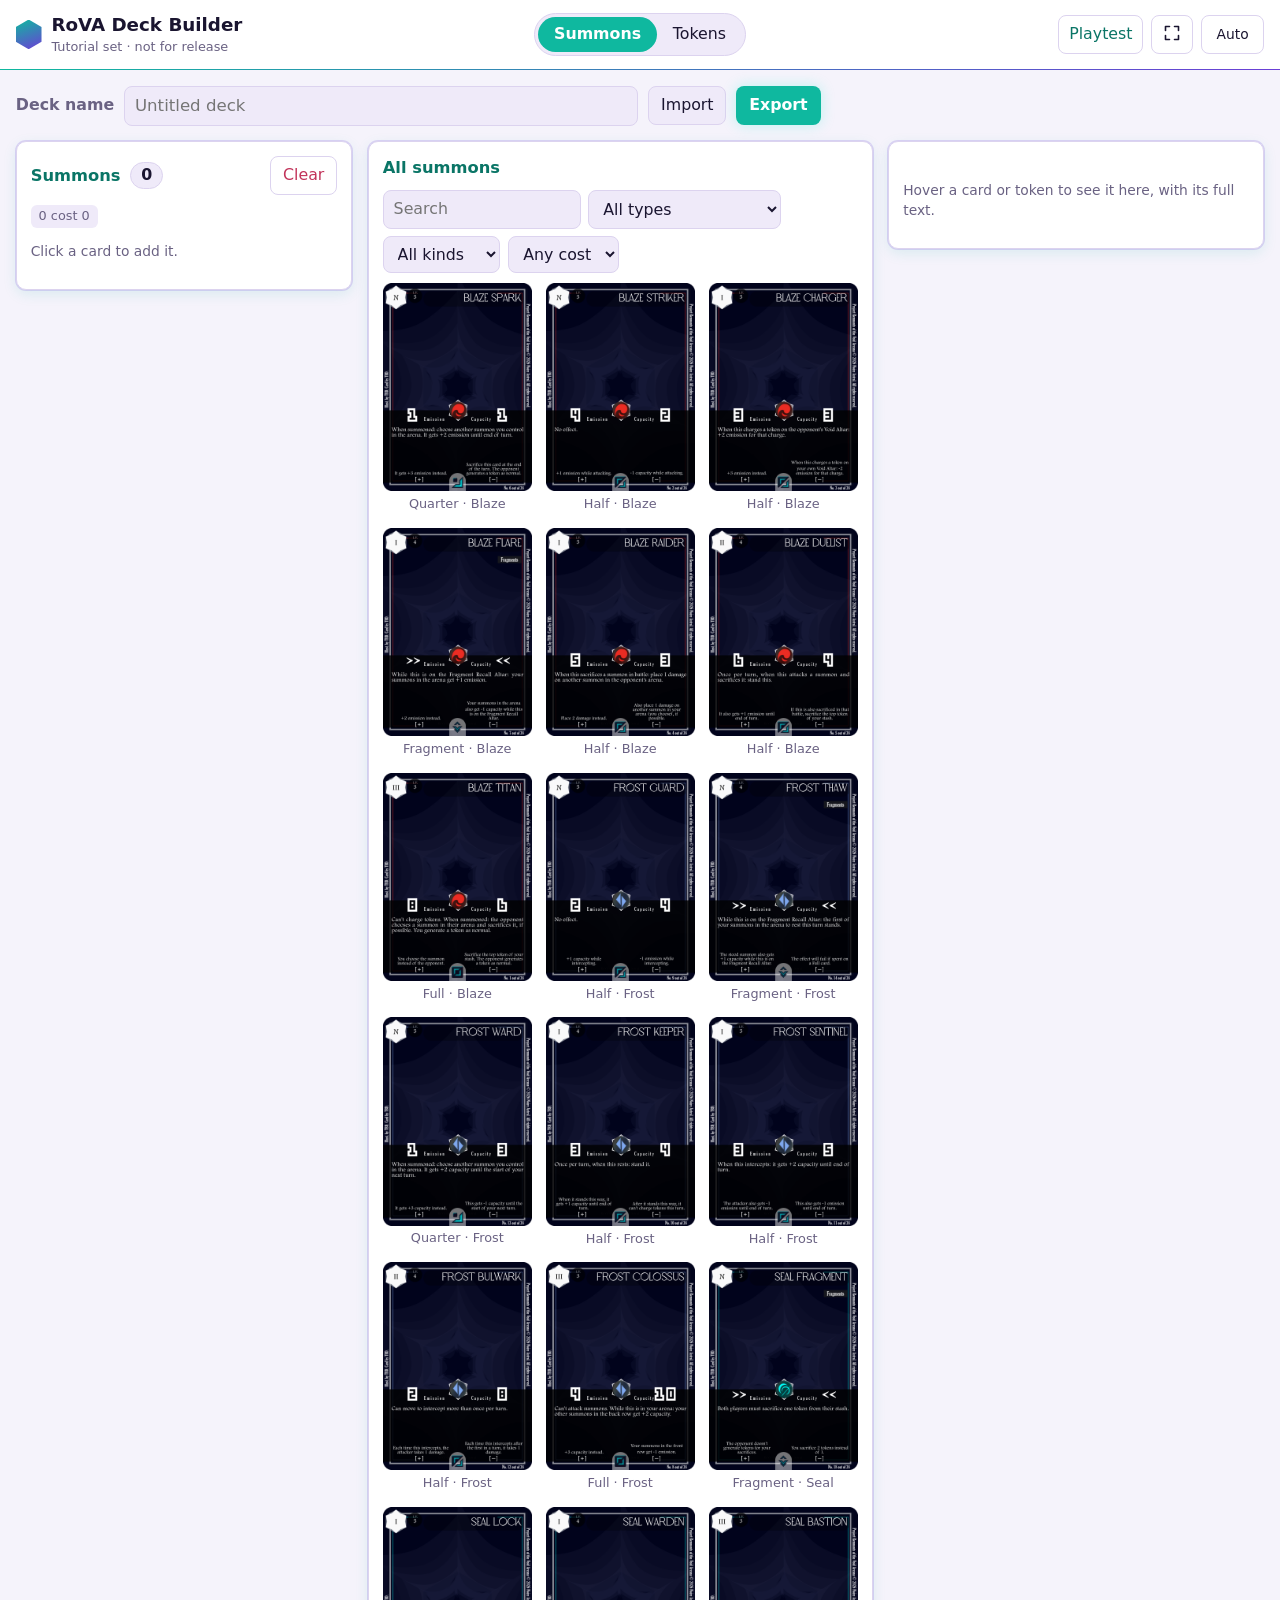
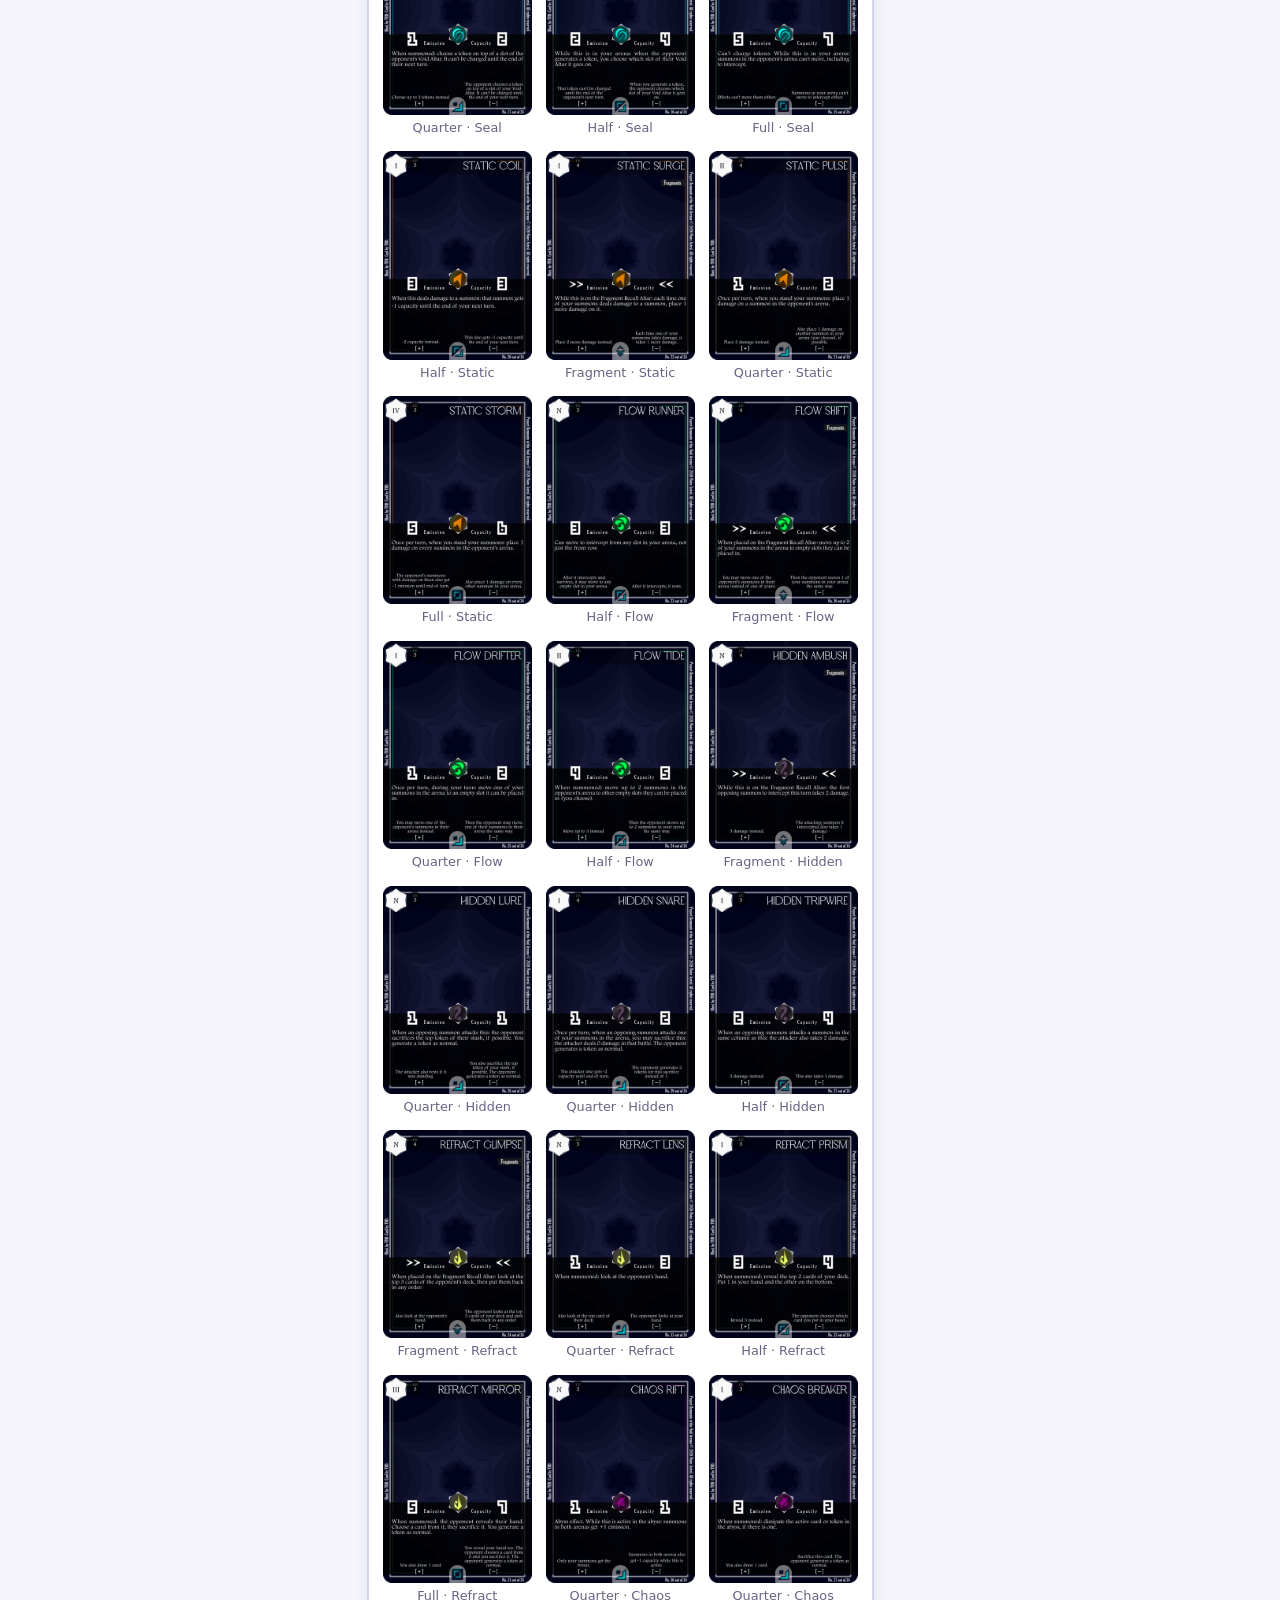
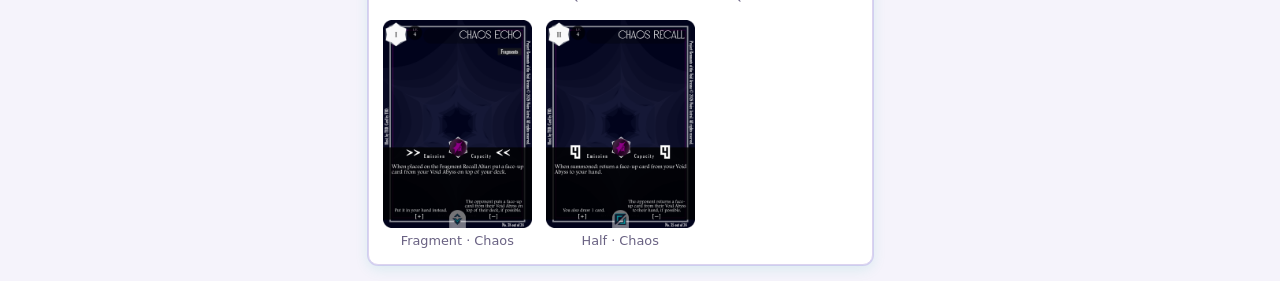
<file: index.html>
<!doctype html>
<html lang="en" class="fluid">
<head>
<meta charset="utf-8">
<meta name="viewport" content="width=device-width, initial-scale=1">
<meta name="theme-color" content="#07070b">
<link rel="manifest" href="manifest.webmanifest">
<link rel="icon" href="icons/icon-192.png" sizes="192x192">
<link rel="apple-touch-icon" href="icons/icon-192.png">
<title>RoVA Deck Builder</title>
<script>try{var t=localStorage.getItem("rova-theme");if(t==="light"||t==="dark")document.documentElement.dataset.theme=t;}catch(e){}</script>
<link rel="stylesheet" href="style.css?v=19">
</head>
<body class="builder">
<header class="topbar three">
  <div class="brand">
    <span class="brand-mark" aria-hidden="true"></span>
    <div>
      <h1>RoVA Deck Builder</h1>
      <p class="sub">Tutorial set · not for release</p>
    </div>
  </div>
  <div class="mode-switch" role="tablist" aria-label="Builder mode">
    <button role="tab" id="tab-summons" aria-selected="true" data-mode="summons">Summons</button>
    <button role="tab" id="tab-tokens" aria-selected="false" data-mode="tokens">Tokens</button>
  </div>
  <div class="top-actions">
    <a class="btn-link" href="sim.html">Playtest</a>
    <button id="btn-full" class="ghost" aria-pressed="false" aria-label="Full screen" title="Full screen" hidden><svg class="fs-ico" viewBox="0 0 16 16" width="16" height="16" aria-hidden="true" focusable="false"><path d="M1.5 5.5v-4h4M10.5 1.5h4v4M14.5 10.5v4h-4M5.5 14.5h-4v-4" fill="none" stroke="currentColor" stroke-width="1.6" stroke-linecap="round" stroke-linejoin="round"/></svg><span class="fs-txt">Full screen</span></button>
    <button id="btn-theme" class="ghost" aria-label="Theme: auto" title="Theme: auto">Auto</button>
  </div>
</header>

<main class="layout">
  <div class="deckbar">
    <label for="deck-name">Deck name</label>
    <input id="deck-name" type="text" placeholder="Untitled deck" maxlength="60">
    <button id="btn-import-open">Import</button>
    <button id="btn-export" class="primary">Export</button>
  </div>
  <div class="deck-side">
    <!-- LEFT: chosen list -->
    <section class="panel chosen" aria-labelledby="chosen-title">
      <div class="panel-head">
        <h2 id="chosen-title">Deck</h2>
        <span id="chosen-total" class="count-pill">0</span>
        <button id="btn-clear" class="ghost danger">Clear</button>
      </div>
      <div id="chosen-stats" class="stats"></div>
      <div id="chosen-list" class="chosen-list"></div>
      <p id="chosen-empty" class="empty">Click a card to add it.</p>
    </section>

    <!-- preview and full card text (right column on desktop, under the deck on tablets) -->
    <aside class="panel detail" id="detail" aria-live="polite">
      <div class="detail-img"><img id="detail-img" alt=""></div>
      <div id="detail-text" class="detail-text"><p class="empty">Hover a card or token to see it here, with its full text.</p></div>
    </aside>
  </div>

  <!-- RIGHT: available pool -->
  <section class="panel pool" aria-labelledby="pool-title">
    <div class="panel-head">
      <h2 id="pool-title">Available</h2>
      <div class="filters">
        <input id="search" type="search" placeholder="Search" aria-label="Search">
        <select id="f-arcana" aria-label="Arcana Type"><option value="">All types</option></select>
        <select id="f-kind" aria-label="Card type"><option value="">All kinds</option></select>
        <select id="f-cost" aria-label="Cost"><option value="">Any cost</option></select>
      </div>
    </div>
    <div id="pool-grid" class="grid"></div>
  </section>

</main>



<!-- Export dialog -->
<dialog id="export-dialog">
  <form method="dialog" class="dlg">
    <h2>Export</h2>
    <p class="hint">Copy or print. For a PDF, choose "Save as PDF" when printing.</p>
    <textarea id="export-text" rows="16" readonly></textarea>
    <div class="dlg-actions">
      <button type="button" id="btn-copy" class="primary">Copy list</button>
      <button type="button" id="btn-print-list">Print list</button>
      <button type="button" id="btn-print-proxies">Print proxies</button>
      <button value="close" class="ghost">Close</button>
    </div>
  </form>
</dialog>

<!-- Import dialog -->
<dialog id="import-dialog">
  <form method="dialog" class="dlg">
    <h2>Import</h2>
    <p class="hint">Paste an exported decklist. It replaces the current deck.</p>
    <textarea id="import-text" rows="16"></textarea>
    <div class="dlg-actions">
      <button type="button" id="btn-import" class="primary">Load</button>
      <button value="close" class="ghost">Close</button>
      <span id="import-msg" class="hint"></span>
    </div>
  </form>
</dialog>

<div id="toast" class="toast" role="status" aria-live="polite"></div>

<!-- Print areas -->
<div id="print-list" class="print-only"></div>
<div id="print-proxies" class="print-only"></div>

<script src="app.js?v=17"></script>
<script src="fullscreen.js?v=2"></script>
</body>
</html>
</file>
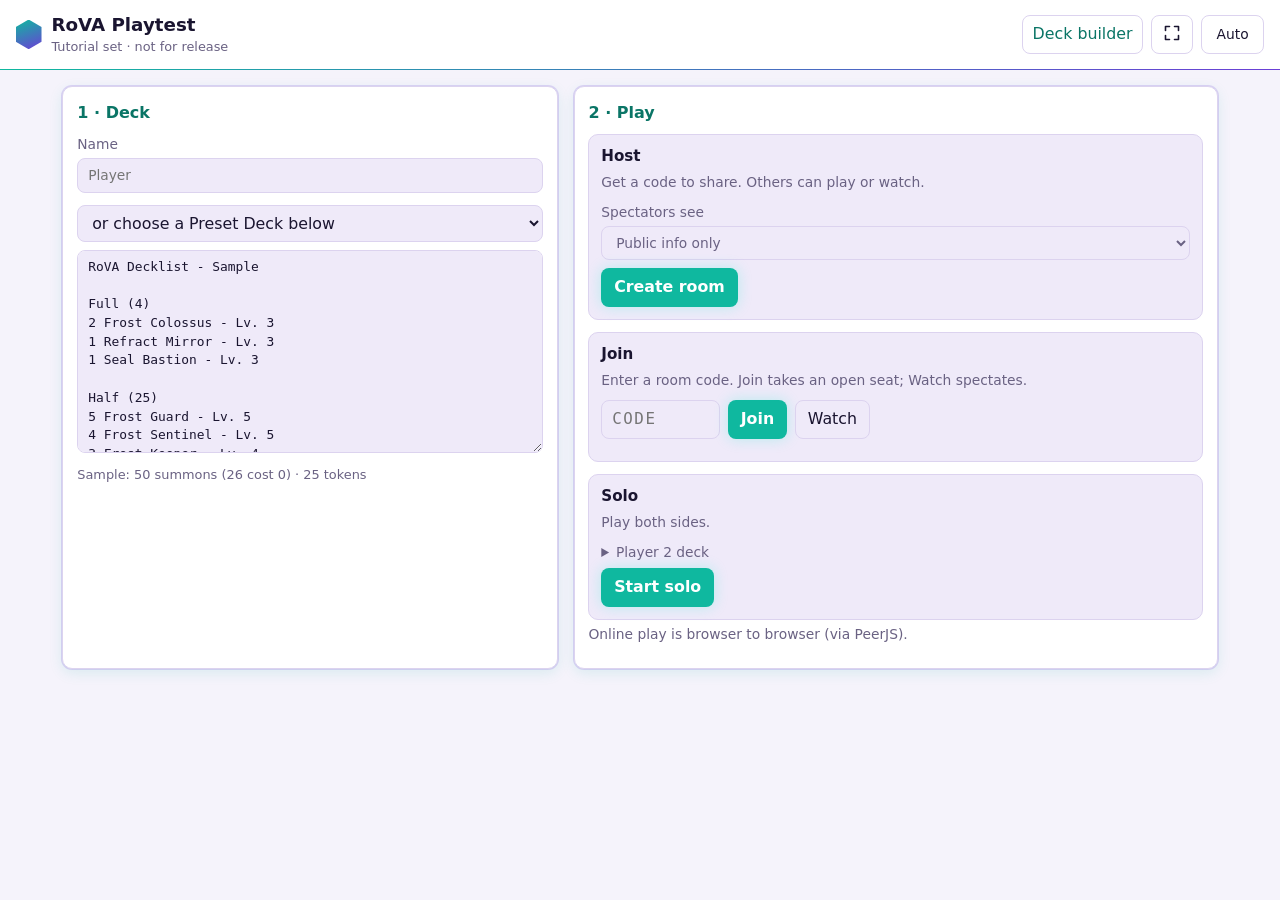
<file: sim.html>
<!doctype html>
<html lang="en" class="fluid">
<head>
<meta charset="utf-8">
<meta name="viewport" content="width=device-width, initial-scale=1">
<meta name="theme-color" content="#07070b">
<link rel="manifest" href="manifest.webmanifest">
<link rel="icon" href="icons/icon-192.png" sizes="192x192">
<link rel="apple-touch-icon" href="icons/icon-192.png">
<title>RoVA Playtest</title>
<script>try{var t=localStorage.getItem("rova-theme");if(t==="light"||t==="dark")document.documentElement.dataset.theme=t;}catch(e){}</script>
<link rel="stylesheet" href="style.css?v=19">
<link rel="stylesheet" href="sim.css?v=17">
</head>
<body class="sim">
<header class="topbar">
  <div class="brand">
    <span class="brand-mark" aria-hidden="true"></span>
    <div>
      <h1>RoVA Playtest</h1>
      <p class="sub">Tutorial set · not for release</p>
    </div>
  </div>
  <span id="net-status" class="pill" hidden></span>
  <div class="top-actions">
    <button id="btn-leave" class="danger-ghost leave" title="Leave the room and go back to the lobby" hidden>Leave</button>
    <a class="btn-link" href="index.html">Deck builder</a>
    <button id="btn-full" class="ghost" aria-pressed="false" aria-label="Full screen" title="Full screen" hidden><svg class="fs-ico" viewBox="0 0 16 16" width="16" height="16" aria-hidden="true" focusable="false"><path d="M1.5 5.5v-4h4M10.5 1.5h4v4M14.5 10.5v4h-4M5.5 14.5h-4v-4" fill="none" stroke="currentColor" stroke-width="1.6" stroke-linecap="round" stroke-linejoin="round"/></svg><span class="fs-txt">Full screen</span></button>
    <button id="btn-theme" class="ghost" aria-label="Theme: auto" title="Theme: auto">Auto</button>
  </div>
</header>

<!-- LOBBY -->
<main id="lobby" class="lobby">
  <section class="panel">
    <h2>1 · Deck</h2>
    <label class="field">Name <input id="my-name" type="text" maxlength="24" placeholder="Player"></label>
    <div class="deck-pick" id="deck-pick-0"></div>
  </section>

  <section class="panel" id="play-panel">
    <h2>2 · Play</h2>
    <div class="play-modes">
      <div class="mode-card">
        <h3>Host</h3>
        <p class="hint">Get a code to share. Others can play or watch.</p>
        <label class="field inline">Spectators see
          <select id="spec-view"><option value="public">Public info only</option><option value="full">Everything (hands, peeks)</option></select></label>
        <button id="btn-host" class="primary">Create room</button>
      </div>
      <div class="mode-card">
        <h3>Join</h3>
        <p class="hint">Enter a room code. Join takes an open seat; Watch spectates.</p>
        <div class="row-inline"><input id="join-code" type="text" maxlength="6" placeholder="CODE" aria-label="Room code"><button id="btn-join" class="primary">Join</button><button id="btn-watch">Watch</button></div>
        <p id="join-msg" class="hint"></p>
      </div>
      <div class="mode-card">
        <h3>Solo</h3>
        <p class="hint">Play both sides.</p>
        <details><summary>Player 2 deck</summary><div class="deck-pick" id="deck-pick-1"></div></details>
        <button id="btn-solo" class="primary">Start solo</button>
      </div>
    </div>
    <p class="hint small">Online play is browser to browser (via PeerJS).</p>
  </section>

  <!-- waiting room (online), shown instead of "2 · Play" -->
  <section class="panel room" id="room-panel" hidden>
    <h2>2 · Room <strong id="room-code2" class="code">······</strong> <button id="btn-copy-code" class="ghost">Copy code</button> <button id="btn-copy-link" class="ghost" title="Anyone opening this link joins as a spectator">Copy watch link</button></h2>
    <p id="room-status" class="hint"></p>
    <h3>Players</h3>
    <ul id="room-seats" class="seats"></ul>
    <h3>Spectators</h3>
    <ul id="room-specs" class="specs"></ul>
    <div id="room-host">
      <label class="field inline">Spectators see
        <select id="room-view"><option value="public">Public info only</option><option value="full">Everything (hands, peeks)</option></select></label>
      <button id="btn-start-online" class="primary" disabled>Start game</button>
    </div>
    <p id="room-view-guest" class="hint small"></p>
    <h3>Chat</h3>
    <ol id="room-chat" class="chat room-chat"></ol>
    <form id="room-say-form" class="say"><input id="room-say" type="text" maxlength="300" placeholder="Message" aria-label="Chat message" autocomplete="off"><button class="primary">Send</button></form>
  </section>
</main>

<!-- GAME -->
<main id="game" class="game" hidden>
  <aside class="controls panel">
    <div id="pv" class="pv" aria-live="polite"><img id="pv-img" alt=""><p class="pv-hint">Hover a card or token to see it here.</p></div>
    <div id="turnbox" class="turninfo"></div>
    <div id="banner" class="banner" hidden></div>
    <div id="ctrlbox"></div>
  </aside>
  <div class="board-wrap">
    <div id="opp-hand" class="hand opp-hand"></div>
    <div id="side-opp" class="side opp"></div>
    <div id="centre" class="centre"></div>
    <div id="side-me" class="side me"></div>
    <div id="my-hand" class="hand my-hand"></div>
  </div>
  <aside class="sidepanel">
    <section class="logbox panel">
      <div class="panel-head"><h2>Match log</h2><span class="hint small">turn · step</span></div>
      <ol id="log" class="log"></ol>
    </section>
    <section class="chatbox panel">
      <div class="panel-head"><h2>Chat</h2></div>
      <ol id="chat" class="chat"></ol>
      <form id="say-form" class="say"><input id="say" type="text" maxlength="300" placeholder="Message" aria-label="Chat message" autocomplete="off"><button class="primary">Send</button></form>
    </section>
    <section id="roombtns" class="roombtns" hidden></section>
  </aside>
</main>

<div id="menu" class="menu" hidden></div>
<div id="overlay" class="overlay" hidden><div class="overlay-box panel" id="overlay-box"></div></div>
<div id="preview" class="preview" hidden><img id="preview-img" alt=""></div>
<div id="alert" class="alert-wrap" role="alertdialog" aria-modal="true" aria-labelledby="alert-title" hidden>
  <div class="alert-box panel">
    <h2 id="alert-title">Vote mismatch</h2>
    <p id="alert-text"></p>
    <div class="dlg-actions"><button id="alert-ok" class="primary">OK</button></div>
  </div>
</div>
<div id="gameover" class="alert-wrap" role="alertdialog" aria-modal="true" aria-labelledby="go-title" hidden>
  <div class="alert-box panel go">
    <h2 id="go-title">Game over</h2>
    <p id="go-text"></p>
    <div id="go-actions" class="dlg-actions"></div>
  </div>
</div>
<div id="toast" class="toast" role="status" aria-live="polite"></div>

<script src="vendor/peerjs-1.5.5.min.js"></script>
<script src="sim.js?v=26"></script>
<script src="fullscreen.js?v=2"></script>
</body>
</html>
</file>
<file: style.css>
:root {
  --bg: #07070b; --panel: #120f1c; --panel-2: #1c1730; --line: #30284d;
  --text: #ece8f5; --muted: #a49cbc;
  --accent: #19f5d2; --accent-ink: #19f5d2; --on-accent: #03201b; --accent-2: #9b5cff;
  --danger: #ff6b8a; --glow: 0 0 0 1px rgba(25,245,210,.25), 0 0 18px rgba(155,92,255,.18);
  color-scheme: dark;
  --radius: 10px;
  --blaze: #ef8a6a; --frost: #79b4e2; --seal: #39e06a; --static: #c98b4a;
  --flow: #4cc9b0; --hidden: #a3abb5; --refract: #f0dc6a; --chaos: #a77ce0;
}
:root[data-theme="light"] {
  --bg: #f5f3fb; --panel: #ffffff; --panel-2: #efeaf9; --line: #dcd3ef;
  --text: #1a1530; --muted: #6a6283;
  --accent: #0fb89f; --accent-ink: #0a7566; --on-accent: #ffffff; --accent-2: #6b3fd6;
  --danger: #c2335a; --glow: 0 0 0 1px rgba(107,63,214,.18), 0 4px 14px rgba(15,184,159,.12);
  color-scheme: light;
}
@media (prefers-color-scheme: light) {
  :root:not([data-theme="dark"]) {
  --bg: #f5f3fb; --panel: #ffffff; --panel-2: #efeaf9; --line: #dcd3ef;
  --text: #1a1530; --muted: #6a6283;
  --accent: #0fb89f; --accent-ink: #0a7566; --on-accent: #ffffff; --accent-2: #6b3fd6;
  --danger: #c2335a; --glow: 0 0 0 1px rgba(107,63,214,.18), 0 4px 14px rgba(15,184,159,.12);
  color-scheme: light;
  }
}

* { box-sizing: border-box; }
html, body { margin: 0; }
body {
  background: var(--bg); color: var(--text);
  font: 1.125rem/1.45 system-ui, -apple-system, "Segoe UI", Roboto, sans-serif;
  min-height: 100vh;
}
button, input, select, textarea { font: inherit; color: inherit; }
button {
  background: var(--panel-2); border: 1px solid var(--line); border-radius: 8px;
  padding: 0.4375rem 0.75rem; cursor: pointer;
}
button:hover { border-color: var(--accent-2); }
button.primary { background: var(--accent); color: var(--on-accent); border-color: transparent; font-weight: 600; box-shadow: 0 0 14px rgba(25,245,210,.25); }
button.ghost { background: transparent; }
button.danger { color: var(--danger); }
button.danger.armed { background: var(--danger); color: #fff; border-color: transparent; }
input, select, textarea {
  background: var(--panel-2); border: 1px solid var(--line); border-radius: 8px; padding: 0.4375rem 0.625rem;
}
:focus-visible { outline: 2px solid var(--accent); outline-offset: 2px; }

/* top bar */
.topbar {
  display: flex; align-items: center; gap: 1rem; flex-wrap: wrap;
  padding: 0.75rem 1rem; border-bottom: 1px solid transparent; background: linear-gradient(var(--panel), var(--panel)) padding-box, linear-gradient(90deg, var(--accent), var(--accent-2)) border-box;
  position: sticky; top: 0; z-index: 5;
}
.brand { display: flex; align-items: center; gap: 0.625rem; margin-right: auto; }
.brand-mark { width: 1.625rem; height: 1.875rem; background: linear-gradient(160deg, var(--accent), var(--accent-2));
  clip-path: polygon(50% 0, 100% 25%, 100% 75%, 50% 100%, 0 75%, 0 25%); }
.brand h1 { font-size: 1.28125rem; margin: 0; }
.brand .sub { margin: 0; font-size: 0.90625rem; color: var(--muted); }
.mode-switch { display: flex; background: var(--panel-2); border: 1px solid var(--line); border-radius: 999px; padding: 0.1875rem; }
.mode-switch button { border: 0; border-radius: 999px; background: transparent; padding: 0.375rem 1rem; }
.mode-switch button[aria-selected="true"] { background: var(--accent); color: var(--on-accent); font-weight: 600; }
.top-actions { display: flex; gap: 0.5rem; }
/* deck builder: brand left, mode switch centred, links top right */
.topbar.three { display: grid; grid-template-columns: 1fr auto 1fr; }
.topbar.three .brand { margin-right: 0; justify-self: start; }
.topbar.three .top-actions { justify-self: end; }
.deckbar { grid-column: 1 / -1; display: flex; align-items: center; gap: 0.625rem; }
.deckbar label { font-weight: 600; color: var(--muted); white-space: nowrap; }
#deck-name { flex: 1; min-width: 0; max-width: 32.5rem; font-size: 1.05em; }

/* layout */
.layout {
  display: grid; grid-template-columns: minmax(16.25rem, 21.25rem) minmax(0, 1fr) minmax(18.75rem, 23.75rem); gap: 1rem;
  padding: 1rem; max-width: 112.5rem; margin: 0 auto;
}
.panel { background: var(--panel); border: 1px solid var(--line); border-radius: var(--radius); padding: 0.875rem; min-width: 0; box-shadow: var(--glow); }
.panel-head { display: flex; align-items: center; gap: 0.625rem; flex-wrap: wrap; margin-bottom: 0.625rem; }
.panel-head h2 { font-size: 1.125rem; margin: 0; color: var(--accent-ink); }
.count-pill { background: var(--panel-2); border: 1px solid var(--line); border-radius: 999px; padding: 0.0625rem 0.625rem; font-weight: 600; }
#btn-clear { margin-left: auto; }
.chosen { position: sticky; top: 4.625rem; align-self: start; max-height: calc(100vh - 5.75rem); overflow: auto; }
/* .deck-side groups the deck list and preview; on desktop it adds no box of its own */
.builder .deck-side { display: contents; }
.builder .chosen { grid-column: 1; grid-row: 2; }
.builder .pool { grid-column: 2; grid-row: 2; }
.builder .detail { grid-column: 3; grid-row: 2; }
.stats { display: flex; flex-wrap: wrap; gap: 0.375rem; margin-bottom: 0.625rem; font-size: 0.90625rem; color: var(--muted); }
.stats span { background: var(--panel-2); border-radius: 6px; padding: 0.125rem 0.5rem; }
.empty { color: var(--muted); font-size: 0.96875rem; }

.group-title { font-size: 0.90625rem; text-transform: uppercase; letter-spacing: .06em; color: var(--accent-2); margin: 0.75rem 0 0.25rem; }
.row {
  display: grid; grid-template-columns: 2.125rem 0.5rem 1fr auto; align-items: center; gap: 0.5rem;
  padding: 0.3125rem 0.375rem; border-radius: 8px;
}
.row:hover { background: var(--panel-2); }
.row .qty { font-weight: 700; text-align: right; }
.row .dot { width: 0.5rem; height: 0.5rem; border-radius: 50%; }
.row .name { white-space: nowrap; overflow: hidden; text-overflow: ellipsis; cursor: default; }
.row .meta { color: var(--muted); font-size: 0.90625rem; margin-left: 0.375rem; }
.row .ctrls { display: flex; gap: 0.25rem; }
.row .ctrls button { padding: 0.0625rem 0.5625rem; }

/* pool */
.filters { display: flex; gap: 0.5rem; flex-wrap: wrap; margin-left: auto; }
#search { width: 12.5rem; }
.grid { display: grid; grid-template-columns: repeat(auto-fill, minmax(9.375rem, 1fr)); gap: 0.875rem; }
.tile {
  position: relative; background: none; border: 0; padding: 0; cursor: pointer; text-align: center;
}
.tile img { width: 100%; display: block; border-radius: 6px; transition: transform .12s; }
.tile:hover img { transform: translateY(-3px); }
.tile.maxed img { opacity: .45; }
.tile .badge {
  position: absolute; top: 0.375rem; right: 0.375rem; background: var(--accent); color: var(--on-accent);
  font-weight: 700; border-radius: 999px; min-width: 1.625rem; padding: 0.0625rem 0.4375rem; font-size: 0.96875rem;
}
.tile .cap { display: block; font-size: 0.90625rem; color: var(--muted); margin-top: 0.25rem; }
.tile.token img { border-radius: 0; }

/* preview */
.preview { position: fixed; pointer-events: none; z-index: 20; filter: drop-shadow(0 8px 22px rgba(0,0,0,.45)); }
.preview img { width: 18.75rem; display: block; border-radius: 12px; }
.preview.wide img { width: 26.25rem; }

/* dialog */
dialog { background: var(--panel); color: var(--text); border: 1px solid var(--line); border-radius: 12px; width: min(42.5rem, 94vw); padding: 0; }
dialog::backdrop { background: rgba(0,0,0,.55); }
.dlg { padding: 1.125rem; }
.dlg h2 { margin: 0 0 0.25rem; font-size: 1.28125rem; }
.hint { color: var(--muted); font-size: 0.96875rem; margin: 0.25rem 0 0.625rem; }
.dlg textarea { width: 100%; font-family: ui-monospace, Menlo, Consolas, monospace; font-size: 0.96875rem; }
.dlg-actions { display: flex; flex-wrap: wrap; gap: 0.5rem; margin-top: 0.625rem; align-items: center; }

.toast { position: fixed; bottom: 1.125rem; left: 50%; transform: translateX(-50%); background: var(--accent); color: var(--on-accent);
  padding: 0.5rem 1rem; border-radius: 999px; font-weight: 600; opacity: 0; transition: opacity .2s; pointer-events: none; }
.toast.show { opacity: 1; }

/* preview box + full card text */
.detail { position: sticky; top: 4.625rem; align-self: start; max-height: calc(100vh - 5.75rem); overflow: auto; overscroll-behavior: contain; display: flex; flex-direction: column; gap: 0.625rem; }
.detail-img { display: flex; justify-content: center; }
.detail-img img { width: auto; max-width: 100%; max-height: 46vh; border-radius: 12px; display: none; filter: drop-shadow(0 6px 16px rgba(0,0,0,.35)); }
.detail.has .detail-img img { display: block; }
.detail.wide .detail-img img { max-width: 100%; }
.detail-text h3 { margin: 0; font-size: 1.0625rem; color: var(--accent-ink); }
.detail-text .dsub { margin: 0.125rem 0 0.5rem; color: var(--muted); font-size: 0.78125rem; }
.detail-text .facts { display: grid; grid-template-columns: auto 1fr; gap: 0.125rem 0.625rem; margin: 0 0 0.5rem; font-size: 0.8125rem; }
.detail-text dt { color: var(--muted); }
.detail-text dd { margin: 0; }
.dblock { border-top: 1px solid var(--line); padding-top: 0.375rem; margin-top: 0.375rem; }
.dblock h4 { margin: 0 0 0.125rem; font-size: 0.71875rem; text-transform: uppercase; letter-spacing: .05em; color: var(--muted); }
.dblock p { margin: 0; line-height: 1.4; font-size: 0.84375rem; }
.dblock.aff h4 { color: var(--accent-ink); }
.dblock.res h4 { color: var(--danger); }
.dfoot { margin: 0.625rem 0 0; font-size: 0.6875rem; color: var(--muted); }
@media (max-width: 1200px) {
  .layout { grid-template-columns: minmax(16.25rem, 20rem) minmax(0, 1fr); }
  /* tablets: deck list with the preview right under it, both pinned */
  .builder .deck-side { display: flex; flex-direction: column; gap: 1rem; grid-column: 1; grid-row: 2; position: sticky; top: 4.625rem; align-self: start; max-height: calc(100vh - 5.75rem); min-width: 0; }
  .builder .chosen { position: static; max-height: 40vh; flex: 0 1 auto; min-height: 0; }
  .builder .detail { position: static; flex: 1 1 auto; min-height: 0; max-height: none; }
  .builder .detail-img img { max-height: 34vh; }
}

/* phones */
@media (max-width: 820px) {
  .layout { grid-template-columns: minmax(0, 1fr); padding: 0.75rem 1rem; }
  .topbar.three { grid-template-columns: 1fr auto; row-gap: 0.625rem; }
  .topbar.three .mode-switch { grid-column: 1 / -1; grid-row: 2; justify-self: center; }
  .deckbar { flex-wrap: wrap; }
  .deckbar #deck-name { flex: 1 1 100%; max-width: none; order: 1; }
  .deckbar label { flex-basis: 100%; }
  .deckbar button { order: 2; }
  .chosen { position: static; max-height: none; }
  .builder .deck-side { display: contents; }
  .builder .detail, .builder .chosen, .builder .pool { grid-column: auto; grid-row: auto; }
  .builder .detail { position: static; max-height: none; order: 1; }
  .builder .detail-img img { max-height: 46vh; }
  .grid { grid-template-columns: repeat(auto-fill, minmax(7.5rem, 1fr)); }
  #search { width: 100%; }
  .filters { margin-left: 0; width: 100%; }
}

/* print */
.print-only { display: none; }
@media print {
  @page { size: A4; margin: 10mm; }
  body { background: #fff; color: #000; }
  .topbar, .layout, dialog, .toast, .preview { display: none !important; }
  body.print-list #print-list, body.print-proxies #print-proxies { display: block; }
  #print-list { font: 11pt/1.4 system-ui, sans-serif; }
  #print-list h1 { font-size: 16pt; margin: 0 0 4pt; }
  #print-list h2 { font-size: 12pt; margin: 12pt 0 4pt; border-bottom: 1px solid #999; }
  #print-list p { margin: 0 0 6pt; color: #444; }
  #print-list table { border-collapse: collapse; width: 100%; }
  #print-list td { padding: 1.5pt 4pt; border-bottom: .5pt solid #ddd; }
  #print-list td.q { width: 12mm; text-align: right; font-weight: 700; }
  .proxy-sheet { display: flex; flex-wrap: wrap; gap: 0; page-break-after: always; }
  .proxy-sheet img.card { width: 63mm; height: 88mm; }
  .proxy-sheet img.tok { width: 54.56mm; height: 63mm; }   /* pointy-top hexagon, 63 mm point to point */
  .proxy-sheet img.ins { width: 88mm; height: 43mm; }
}

/* full screen button (both pages): icon only; its tooltip and label say Full screen / Exit full screen */
#btn-full .fs-ico { display: inline-block; vertical-align: -0.15em; }
#btn-full .fs-txt { display: none; }
/* phones: tighter header buttons so the page title stays on one line */
@media (max-width: 480px) { .top-actions { gap: 0.375rem; } .top-actions :is(button, .btn-link) { padding-left: 0.5rem; padding-right: 0.5rem; } #btn-theme { min-width: 0; } }
@media (max-width: 380px) { .topbar { gap: 0.5rem; padding-left: 0.625rem; padding-right: 0.625rem; } .top-actions { gap: 0.25rem; } .top-actions :is(button, .btn-link) { padding-left: 0.375rem; padding-right: 0.375rem; } }

/* theme toggle */
#btn-theme { min-width: 4rem; font-size: 0.96875rem; }

/* both pages: sizes are in rem; the base eases from 14px on a 390px-wide phone to 16px at 1366px and wider
   (as % of the browser's text size, so a larger browser setting still applies) */
html.fluid { font-size: clamp(87.5%, 0.825rem + 0.205vw, 100%); }
/* both pages: smaller text than the shared defaults (the deck builder's card detail text keeps its own sizes) */
body:is(.builder, .sim) { font-size: 1rem; }
:is(.builder, .sim) :is(.brand h1, .dlg h2) { font-size: 1.15625rem; }
:is(.builder, .sim) .panel-head h2 { font-size: 1.03125rem; }
:is(.builder, .sim) :is(.brand .sub, .stats, .group-title, .row .meta, .tile .cap) { font-size: 0.8125rem; }
:is(.builder, .sim) :is(.empty, .hint, .dlg textarea, .tile .badge) { font-size: 0.875rem; }
:is(.builder, .sim) #btn-theme { font-size: 0.875rem; }
/* header is a little shorter here, so pinned panels sit a little higher */
.builder .chosen, .builder .detail, .builder .deck-side { top: 4.3125rem; }
.builder .chosen, .builder .detail { max-height: calc(100vh - 5.4375rem); }
@media (max-width: 1200px) { .builder .deck-side { max-height: calc(100vh - 5.4375rem); } .builder .chosen { max-height: 40vh; } .builder .detail { max-height: none; } }
@media (max-width: 820px) { .builder .chosen, .builder .detail { max-height: none; } }

.btn-link { color: var(--accent-ink); text-decoration: none; padding: 0.4375rem 0.625rem; border: 1px solid var(--line); border-radius: 8px; }
.btn-link:hover { border-color: var(--accent-2); }
</file>
<file: sim.css>
/* Playtest simulator — builds on style.css variables */
[hidden] { display: none !important; }
.btn-link { color: var(--accent-ink); text-decoration: none; padding: 0.4375rem 0.625rem; border: 1px solid var(--line); border-radius: 8px; }
.btn-link:hover { border-color: var(--accent-2); }
.pill { border: 1px solid var(--line); border-radius: 999px; padding: 0.1875rem 0.625rem; font-size:  0.81563rem; color: var(--muted); }
.pill.ok { color: var(--accent-ink); border-color: var(--accent); }
.pill.bad { color: var(--danger); border-color: var(--danger); }
.small { font-size:  0.81563rem; }
.code { font-family: ui-monospace, Menlo, Consolas, monospace; font-size:  1.35rem; letter-spacing: .12em; color: var(--accent-ink); }

/* lobby */
.lobby { display: grid; grid-template-columns: minmax(18.75rem, 1fr) minmax(18.75rem, 1.3fr); gap: 1rem; padding: 1rem; max-width: 75rem; margin: 0 auto; }
.lobby h2 { font-size:  1.0125rem; margin: 0 0 0.625rem; color: var(--accent-ink); }
.lobby h3 { font-size:  0.95625rem; margin: 0 0 0.25rem; }
.field { display: flex; flex-direction: column; gap: 0.25rem; margin-bottom: 0.75rem; font-size:  0.87188rem; color: var(--muted); }
.deck-pick select, .deck-pick textarea { width: 100%; }
.deck-pick textarea { font-family: ui-monospace, Menlo, Consolas, monospace; font-size:  0.81563rem; margin-top: 0.5rem; }
.deck-pick .summary { font-size:  0.81563rem; color: var(--muted); margin-top: 0.375rem; }
.deck-pick .summary.bad { color: var(--danger); }
.play-modes { display: grid; gap: 0.75rem; }
.mode-card { border: 1px solid var(--line); border-radius: 10px; padding: 0.75rem; background: var(--panel-2); }
.row-inline { display: flex; gap: 0.5rem; }
#join-code { text-transform: uppercase; width: 7.5rem; font-family: ui-monospace, Menlo, Consolas, monospace; letter-spacing: .1em; }
details summary { cursor: pointer; font-size:  0.87188rem; color: var(--muted); margin: 0.375rem 0; }

/* game layout */
body.in-game { height: 100vh; height: 100dvh; display: flex; flex-direction: column; overflow: hidden; }
body.in-game .topbar { flex: none; }
.game { flex: 1; min-height: 0; display: grid; grid-template-columns: minmax(0, 25fr) minmax(0, 45fr) minmax(0, 30fr); gap: 0.625rem; padding: 0.5rem 0.625rem; }
.board-wrap { display: flex; flex-direction: column; justify-content: space-between; gap: 0.375rem; min-width: 0; min-height: 0; overflow: hidden; }
.sidepanel { display: flex; flex-direction: column; gap: 0.625rem; min-height: 0; }
.controls { display: flex; flex-direction: column; gap: 0.625rem; overflow: auto; min-height: 0; padding: 0.625rem; }
.controls .cbox { border-top: 1px solid var(--line); padding-top: 0.5rem; }
.controls h3 { font-size:  0.81563rem; text-transform: uppercase; letter-spacing: .06em; color: var(--muted); margin: 0 0 0.375rem; display: flex; justify-content: space-between; gap: 0.375rem; }
.controls h3 .status { text-transform: none; letter-spacing: 0; font-weight: 400; }
.controls h3 .status.ok { color: var(--accent-ink); }
.cgrid { display: grid; grid-template-columns: 1fr 1fr; gap: 0.375rem; margin-top: 0.375rem; }
.cgrid button { font-size:  0.84375rem; padding: 0.375rem 0.375rem; }
.cgrid .wide, .controls > #ctrlbox > .wide { grid-column: 1 / -1; width: 100%; }
#ctrlbox { display: flex; flex-direction: column; gap: 0.625rem; }
.danger-ghost { grid-column: 1 / -1; background: none; border: 1px solid var(--line); color: var(--muted); }
.danger-ghost:hover { border-color: var(--danger); color: var(--danger); }
.danger-ghost.armed { border-color: var(--danger); color: #fff; background: var(--danger); }
.oppstat { margin: 0; }
.logbox, .chatbox { display: flex; flex-direction: column; min-height: 0; }
.logbox { flex: 3; }
.chatbox { flex: 2; }
.log, .chat { list-style: none; margin: 0; padding: 0; overflow: auto; flex: 1; min-height: 0; font-size:  0.84375rem; }
.log li { padding: 0.1875rem 0.125rem; border-bottom: 1px solid var(--line); }
.log li .step { display: inline-block; min-width: 2.875rem; color: var(--muted); font-family: ui-monospace, Menlo, Consolas, monospace; font-size:  0.70312rem; }
.log li.sys { color: var(--muted); }
.log li.turn { color: var(--accent-ink); font-weight: 700; border-bottom-color: var(--accent); padding-top: 0.5rem; }
.chat li.msg { display: flex; flex-direction: column; align-items: flex-start; margin: 0.25rem 0; }
.chat li.msg.mine { align-items: flex-end; }
.chat .meta { font-size:  0.70312rem; color: var(--muted); }
.chat .bubble { background: var(--panel-2); border: 1px solid var(--line); border-radius: 10px; padding: 0.25rem 0.5625rem; max-width: 92%; word-wrap: break-word; }
.chat li.msg.mine .bubble { background: color-mix(in srgb, var(--accent) 18%, var(--panel-2)); border-color: var(--accent); }
.chat li.msg.p1:not(.mine) .bubble { border-color: var(--accent-2); }
.say { display: flex; gap: 0.375rem; margin-top: 0.5rem; }
.say input { flex: 1; min-width: 0; }

.banner { background: var(--accent); color: var(--on-accent); border-radius: 8px; padding: 0.5rem 0.625rem; font-weight: 600; font-size:  0.87188rem; display: flex; gap: 0.375rem; align-items: center; flex-wrap: wrap; box-shadow: var(--glow); }
.banner button { background: rgba(0,0,0,.15); border-color: transparent; color: inherit; }

/* board side grid */
:root { --ch: 100px; --cw: calc(var(--ch) * .716); --hx: calc(var(--cw) * .84); }
.side {
  display: grid; justify-content: space-evenly; gap: 0.25rem 0.375rem; position: relative;
  grid-template-columns: var(--cw) repeat(5, var(--cw)) var(--cw);
  grid-template-rows: repeat(4, calc(var(--ch) / 2));
  padding: 0.375rem; border-radius: 10px; background: var(--panel); border: 1px solid var(--line);
}
.side.me {
  grid-template-areas:
    "stk s1F . s3F . s5F aby"
    "stk s1F s2M s3F s4M s5F aby"
    "sta s1B s2M s3B s4M s5B dek"
    "sta s1B . s3B . s5B dek";
}
.side.opp {
  grid-template-areas:
    "dek s5B . s3B . s1B sta"
    "dek s5B s4M s3B s2M s1B sta"
    "aby s5F s4M s3F s2M s1F stk"
    "aby s5F . s3F . s1F stk";
}
.zone { position: relative; border: 1px dashed var(--line); border-radius: 8px; display: flex; align-items: center; justify-content: center; min-width: 0; min-height: 0; }
.zone .lbl { position: absolute; bottom: 0.125rem; left: 0; right: 0; text-align: center; font-size:  0.64687rem; color: var(--muted); pointer-events: none; line-height: 1.1; }
.zone.quarter { border-color: color-mix(in srgb, var(--accent-2) 55%, var(--line)); }
.zone.pickable { border: 2px solid var(--accent); box-shadow: 0 0 10px color-mix(in srgb, var(--accent) 50%, transparent); cursor: pointer; }
.altar { display: flex; gap: 0.375rem; align-items: center; justify-content: flex-start; border: 0; }
.altar .aslot { position: relative; width: var(--hx); height: calc(var(--hx) * 1.155); display: flex; align-items: center; justify-content: center;
  clip-path: polygon(50% 0, 100% 25%, 100% 75%, 50% 100%, 0 75%, 0 25%); background: var(--line); }
.altar .aslot::before { content: ""; position: absolute; inset: 0.125rem; clip-path: inherit; background: var(--panel-2); }
.altar .aslot > * { position: relative; }
.altar .aslot.pickable { background: var(--accent); }
.altar-wrap { display: flex; gap: 0.375rem; }
.altar-wrap .slotcol { display: flex; flex-direction: column; align-items: center; gap: 0.0625rem; }
.altar-wrap .under { font-size:  0.675rem; color: var(--muted); }

.obj { cursor: pointer; display: block; }
.obj img { display: block; width: var(--cw); height: var(--ch); border-radius: 4px; }
.obj.rested img { transform: rotate(90deg) scale(.72); }
.obj.tok img { width: calc(var(--hx) - 0.375rem); height: auto; border-radius: 0; }
.obj .dmg, .obj .chg, .obj .cnt {
  position: absolute; min-width: 1.25rem; padding: 0 0.3125rem; border-radius: 999px; font-size:  0.7875rem; font-weight: 700; text-align: center; line-height: 1.125rem;
}
.obj .dmg { top: -0.25rem; right: -0.25rem; background: var(--danger); color: #fff; }
.obj .chg { top: -0.125rem; right: -0.125rem; background: var(--accent); color: var(--on-accent); }
.obj .cnt { bottom: -0.375rem; left: 50%; transform: translateX(-50%); background: var(--panel); border: 1px solid var(--line); color: var(--text); white-space: nowrap; font-size:  0.70312rem; }
.pile { position: relative; }
.pile .back { width: var(--cw); height: var(--ch); border-radius: 4px; display: block; }
.pile.tokpile .back { width: calc(var(--hx) - 0.25rem); height: auto; border-radius: 0; }
.pile.empty { opacity: .35; }
.active-ring { outline: 3px solid var(--accent-2); outline-offset: 1px; border-radius: 5px; }
.win-glow { box-shadow: 0 0 0 2px var(--accent), 0 0 14px var(--accent); border-radius: 6px; }

/* centre: the shared Fragment Recall Altar */
/* middle band: your Void Altar (left) · Fragment Recall Altar · the opponent's Void Altar (right) */
.centre { display: grid; grid-template-columns: 1fr auto 1fr; align-items: center; gap: 0.625rem; height: calc(var(--ch) * .8 + 1.625rem); flex: none; }
.band-cell { display: flex; height: 100%; }
.band-cell.left { justify-content: flex-start; align-items: flex-end; }
.band-cell.right { justify-content: flex-end; align-items: flex-start; }
.alt-opp .altar-wrap { flex-direction: row-reverse; }
.fra-wrap { display: flex; flex-direction: column; align-items: center; gap: 0.125rem; }
.qzone { grid-column: 3 / 6; grid-row: 1 / 5; pointer-events: none; z-index: 1;
  margin: calc(var(--ch) * .12) calc(var(--cw) * .25);
  background: var(--accent-2); opacity: .55;
  clip-path: polygon(50% 0, 100% 50%, 50% 100%, 0 50%, 50% 0, 50% 2px, 2px 50%, 50% calc(100% - 2px), calc(100% - 2px) 50%, 50% 2px); }
.fra { width: calc(var(--ch) * .8 + 0.5rem); height: calc(var(--ch) * .8 + 0.5rem); border: 2px dashed var(--accent-2); border-radius: 50%; display: flex; align-items: center; justify-content: center; position: relative; }
.fra .obj img { width: calc(var(--cw) * .8); height: calc(var(--ch) * .8); }
.fra.used::after { content: "used"; position: absolute; top: -0.5625rem; right: -0.375rem; font-size:  0.675rem; background: var(--accent-2); color: #fff; padding: 0 0.3125rem; border-radius: 999px; }
.fra-lbl { font-size:  0.675rem; color: var(--muted); }
.turninfo .who { font-weight: 700; color: var(--accent-ink); }
.turninfo .sub2 { font-size:  0.81563rem; color: var(--muted); }
.fieldtag { font-size:  0.81563rem; border-radius: 999px; padding: 0.1875rem 0.5rem; border: 1px solid var(--accent-2); color: var(--accent-2); cursor: pointer; background: none; }

/* hands */
.side { flex: none; }
.hand { display: flex; gap: 0.375rem; justify-content: safe center; flex-wrap: nowrap; overflow-x: auto; overflow-y: hidden; align-items: center; flex: none; }
.my-hand { height: calc(var(--ch) + 0.875rem); }
.opp-hand { height: calc(var(--ch) * .72 + 0.375rem); }
.hand .obj { flex: none; }
.my-hand .obj img { width: var(--cw); height: var(--ch); }
.opp-hand .back { width: calc(var(--cw) * .42); height: calc(var(--ch) * .42); border-radius: 3px; flex: none; }
.opp-hand .obj img { width: calc(var(--cw) * .72); height: calc(var(--ch) * .72); }
.hand .lbl { flex: none; }
.hand .lbl { font-size:  0.81563rem; color: var(--muted); margin-right: 0.375rem; }

/* popup menu */
.menu { position: fixed; z-index: 30; background: var(--panel); border: 1px solid var(--line); border-radius: 10px; padding: 0.375rem; box-shadow: var(--glow), 0 10px 30px rgba(0,0,0,.35); min-width: 11.875rem; }
.menu .mt { font-size:  0.81563rem; color: var(--muted); padding: 0.125rem 0.375rem 0.375rem; }
.menu button { display: block; width: 100%; text-align: left; border: 0; background: none; padding: 0.375rem 0.5rem; border-radius: 6px; }
.menu button:hover { background: var(--panel-2); }
.menu .rowb { display: flex; gap: 0.25rem; padding: 0.125rem 0.25rem; }
.menu .rowb button { text-align: center; background: var(--panel-2); }

/* overlay panels (abyss, peek, deck view) */
.overlay { position: fixed; inset: 0; background: rgba(0,0,0,.5); z-index: 25; display: flex; align-items: center; justify-content: center; padding: 1rem; }
.overlay-box { max-width: 56.25rem; width: 100%; max-height: 85vh; overflow: auto; }
.overlay-box h2 { margin: 0 0 0.375rem; font-size:  1.06875rem; color: var(--accent-ink); }
.ogrid { display: flex; flex-wrap: wrap; gap: 0.625rem; margin: 0.625rem 0; }
.ocard { display: flex; flex-direction: column; gap: 0.25rem; align-items: center; width: 6.875rem; }
.ocard img { width: 6.25rem; border-radius: 5px; }
.ocard.down img { filter: grayscale(1) brightness(.6); }
.ocard .btns { display: flex; flex-wrap: wrap; gap: 0.1875rem; justify-content: center; }
.ocard .btns button { font-size:  0.73125rem; padding: 0.125rem 0.375rem; }

@media (max-width: 1000px) {
  body.in-game { height: auto; overflow: auto; display: block; }
  .game { grid-template-columns: 1fr; }
  .controls { overflow: visible; }
  .board-wrap { overflow: visible; }
  .sidepanel { height: auto; }
  .logbox { max-height: 16.25rem; } .chatbox { max-height: 15rem; }
}
@media (max-width: 820px) { .lobby { grid-template-columns: 1fr; padding: 0.75rem 1rem; } }

.zone.pilezone { border-style: solid; border-color: transparent; }

/* ---------- board tiles (readable in both themes) ---------- */
:root[data-theme="light"] { --blaze: #b4472a; --frost: #2f6a96; --seal: #2a8f10; --static: #7a4a1c; --flow: #23756a; --hidden: #4d5560; --refract: #8a7600; --chaos: #6b3fa0; }
@media (prefers-color-scheme: light) { :root:not([data-theme="dark"]) { --blaze: #b4472a; --frost: #2f6a96; --seal: #2a8f10; --static: #7a4a1c; --flow: #23756a; --hidden: #4d5560; --refract: #8a7600; --chaos: #6b3fa0; } }
.t-blaze { --tc: var(--blaze); } .t-frost { --tc: var(--frost); } .t-seal { --tc: var(--seal); } .t-static { --tc: var(--static); }
.t-flow { --tc: var(--flow); } .t-hidden { --tc: var(--hidden); } .t-refract { --tc: var(--refract); } .t-chaos { --tc: var(--chaos); }
.t-none { --tc: var(--muted); }

.obj { --th: var(--ch); }
.opp-hand .obj { --th: calc(var(--ch) * .72); }
.fra .obj { --th: calc(var(--ch) * .8); }
.obj.rested .face { transform: rotate(90deg) scale(.72); }

.ctile {
  width: calc(var(--th) * .716); height: var(--th); border-radius: 5px; overflow: hidden;
  display: flex; flex-direction: column; background: var(--panel-2); color: var(--text);
  border: 2px solid var(--tc); line-height: 1.1; text-align: center;
}
.ct-top { display: flex; justify-content: space-between; align-items: center; padding: 0.0625rem 0.1875rem; background: color-mix(in srgb, var(--tc) 28%, var(--panel-2)); font-size: max(0.625rem, calc(var(--th) * .13)); font-weight: 700; }
.ct-cost { font-family: Georgia, "Times New Roman", serif; }
.ct-lv { font-weight: 600; font-size: .85em; color: var(--muted); }
.ct-name { flex: 1; display: flex; align-items: center; justify-content: center; padding: 0.0625rem 0.125rem; font-weight: 700; font-size: max(0.625rem, calc(var(--th) * .135)); overflow: hidden; overflow-wrap: anywhere; }
.ct-type { font-size: max(0.5625rem, calc(var(--th) * .1)); color: var(--tc); font-weight: 600; }
.ct-stats { font-size: max(0.75rem, calc(var(--th) * .19)); font-weight: 800; padding-bottom: 0.0625rem; }
.ct-stats i { font-style: normal; color: var(--muted); margin: 0 0.125rem; font-weight: 400; }
.opp-hand .ct-type, .opp-hand .ct-top { display: none; }
.opp-hand .ct-name { font-size: max(0.53125rem, calc(var(--th) * .15)); overflow-wrap: normal; letter-spacing: -.02em; }
.opp-hand .ct-stats { font-size: max(0.625rem, calc(var(--th) * .17)); }

.ttile { --tw: calc(var(--hx) - 0.375rem); width: var(--tw); height: calc(var(--tw) * 1.155); display: block;
  clip-path: polygon(50% 0, 100% 25%, 100% 75%, 50% 100%, 0 75%, 0 25%); background: var(--tc); padding: 0.125rem; }
.ttile:not(.special) { background: var(--muted); }
.ttile .tin { width: 100%; height: 100%; display: flex; flex-direction: column; align-items: center; justify-content: center; gap: 0.0625rem;
  clip-path: inherit; background: var(--panel-2); color: var(--text); line-height: 1; }
.ttile .tv { font-family: Georgia, "Times New Roman", serif; font-weight: 700; font-size: max(0.8125rem, calc(var(--tw) * .3)); }
.ttile .tn { font-size: max(0.59375rem, calc(var(--tw) * .17)); font-weight: 700; color: var(--tc); }
.ttile:not(.special) .tn { color: var(--muted); }

/* Arcana Field vote */
.vote { grid-column: 1 / -1; display: grid; grid-template-columns: auto 1fr 1fr; gap: 0.375rem; align-items: center; }
.vote .vlbl { font-size:  0.73125rem; color: var(--muted); }
.vote button { font-size:  0.75938rem; padding: 0.375rem 0.25rem; }
.vote button.chosen { background: var(--accent-2); border-color: var(--accent-2); color: #fff; font-weight: 700; }
.fieldtag.locked { border-style: solid; color: var(--text); text-align: center; cursor: default; }
div.fieldtag { text-align: center; padding: 0.3125rem 0.5rem; }
/* error popup */
.alert-wrap { position: fixed; inset: 0; z-index: 40; background: rgba(0,0,0,.5); display: flex; align-items: center; justify-content: center; padding: 1rem; }
.alert-box { max-width: 27.5rem; width: 100%; border: 2px solid var(--danger); }
.alert-box h2 { margin: 0 0 0.5rem; font-size:  1.125rem; color: var(--danger); }
.alert-box p { margin: 0 0 0.75rem; }

/* effects, attacks */
.ct-stats b.up { color: var(--accent-ink); }
.ct-stats b.down { color: var(--danger); }
.obj.attacked { outline: 3px solid var(--danger); outline-offset: 2px; border-radius: 6px; box-shadow: 0 0 14px var(--danger); }
.obj.attacker { outline: 2px dashed var(--danger); outline-offset: 2px; border-radius: 6px; }
.fra.pickable { border: 2px solid var(--accent); box-shadow: 0 0 10px color-mix(in srgb, var(--accent) 50%, transparent); cursor: pointer; }

/* card zoom above menus, the Abyss/peek windows and pop-ups */
.preview { z-index: 60; }
.top-actions .leave { grid-column: auto; padding: 0.4375rem 0.75rem; }

/* waiting room */
.room h2 { display: flex; align-items: center; gap: 0.625rem; flex-wrap: wrap; }
.room h3 { font-size:  0.7875rem; color: var(--muted); text-transform: uppercase; letter-spacing: .06em; margin: 0.875rem 0 0.375rem; }
.seats, .specs { list-style: none; margin: 0; padding: 0; display: flex; flex-direction: column; gap: 0.375rem; }
.seat { display: flex; align-items: center; gap: 0.625rem; border: 1px solid var(--line); border-radius: 10px; padding: 0.5rem 0.625rem; background: var(--panel-2); }
.seat.open { border-style: dashed; }
.seat.me { border-color: var(--accent); }
.seat .sn { color: var(--muted); font-size:  0.73125rem; min-width: 3.25rem; }
.seat .who { flex: 1; font-weight: 600; }
.seat.open .who { color: var(--muted); font-weight: 400; }
.specs li { font-size:  0.7875rem; }
#room-host { display: flex; gap: 0.625rem; align-items: end; flex-wrap: wrap; margin-top: 0.875rem; }
.field.inline { margin-bottom: 0.5rem; }
.room-chat { max-height: 13.75rem; min-height: 5rem; border: 1px solid var(--line); border-radius: 8px; padding: 0.375rem; }
.chat li.msg.spec .bubble { border-style: dashed; }
.my-hand .back { width: calc(var(--cw) * .6); height: calc(var(--ch) * .6); border-radius: 3px; flex: none; }

/* left column: big card preview on top, essentials below */
.controls { overflow: hidden; }
/* one-screen layout (wider than 1000px): the page itself can't scroll, so each column scrolls
   on its own when its content doesn't fit (short or scaled screens). Narrower screens stack
   the columns and the whole page scrolls instead. */
@media (min-width: 1001px) {
  .controls { overflow-x: hidden; overflow-y: auto; }
  .sidepanel { overflow-y: auto; }
  .board-wrap { overflow-x: hidden; overflow-y: auto; }
}
.pv { flex: 1 1 auto; min-height: 7.5rem; display: flex; align-items: center; justify-content: center; position: relative; }
.pv img { max-width: 100%; max-height: 100%; object-fit: contain; display: none; filter: drop-shadow(0 6px 16px rgba(0,0,0,.35)); }
.pv.has img { display: block; }
.pv.has .pv-hint { display: none; }
.pv-hint { color: var(--muted); font-size:  0.7875rem; text-align: center; border: 1px dashed var(--line); border-radius: 10px; padding: 2.5rem 0.75rem; width: 100%; }
#turnbox, #banner, #ctrlbox { flex: none; }
#ctrlbox .big { width: 100%; font-size:  0.95625rem; padding: 0.625rem; }
.hand-btn { background: none; border: 1px solid var(--line); border-radius: 999px; padding: 0.25rem 0.625rem; cursor: pointer; color: var(--muted); }
.hand-btn:hover { border-color: var(--accent-2); color: var(--text); }
/* tools beside the Fragment Recall Altar */
.centre { grid-template-columns: 1fr auto auto auto 1fr; }
.fra-tools { display: flex; flex-direction: column; gap: 0.25rem; justify-content: center; }
.fra-tools button, .fra-tools .fieldtag { font-size:  0.675rem; padding: 0.1875rem 0.5rem; white-space: nowrap; }
.fra-tools.left { align-items: flex-end; } .fra-tools.right { align-items: flex-start; }
.roombtns { display: grid; grid-template-columns: 1fr 1fr; gap: 0.5rem; flex: none; }
.roombtns .danger-ghost { grid-column: auto; }
.roombtns > :only-child { grid-column: 1 / -1; }
.alert-box.go h2 { color: var(--accent-ink); }
@media (max-width: 1000px) { .pv { min-height: 0; flex: none; } .pv img { max-height: 20rem; } }
@media (max-width: 1500px) { .fra-lbl { display: none; } }

/* middle band too wide for the board (set by fitBoard): altars and the Fragment Recall Altar
   stay on one row; the tool buttons move to a row under it, either side of the altar's centre */
.centre.compact { grid-template-columns: 1fr auto 1fr; grid-template-rows: auto auto; height: auto; row-gap: 0.25rem; }
.centre.compact .band-cell { height: auto; align-self: stretch; }
.centre.compact .band-cell.left { grid-column: 1; grid-row: 1; }
.centre.compact .fra-wrap { grid-column: 2; grid-row: 1; }
.centre.compact .band-cell.right { grid-column: 3; grid-row: 1; }
.centre.compact .fra-tools { grid-row: 2; flex-direction: row; flex-wrap: wrap; align-items: center; }
.centre.compact .fra-tools.left { grid-column: 1; justify-self: end; justify-content: flex-end; }
.centre.compact .fra-tools.right { grid-column: 3; justify-self: start; justify-content: flex-start; }
</file>
